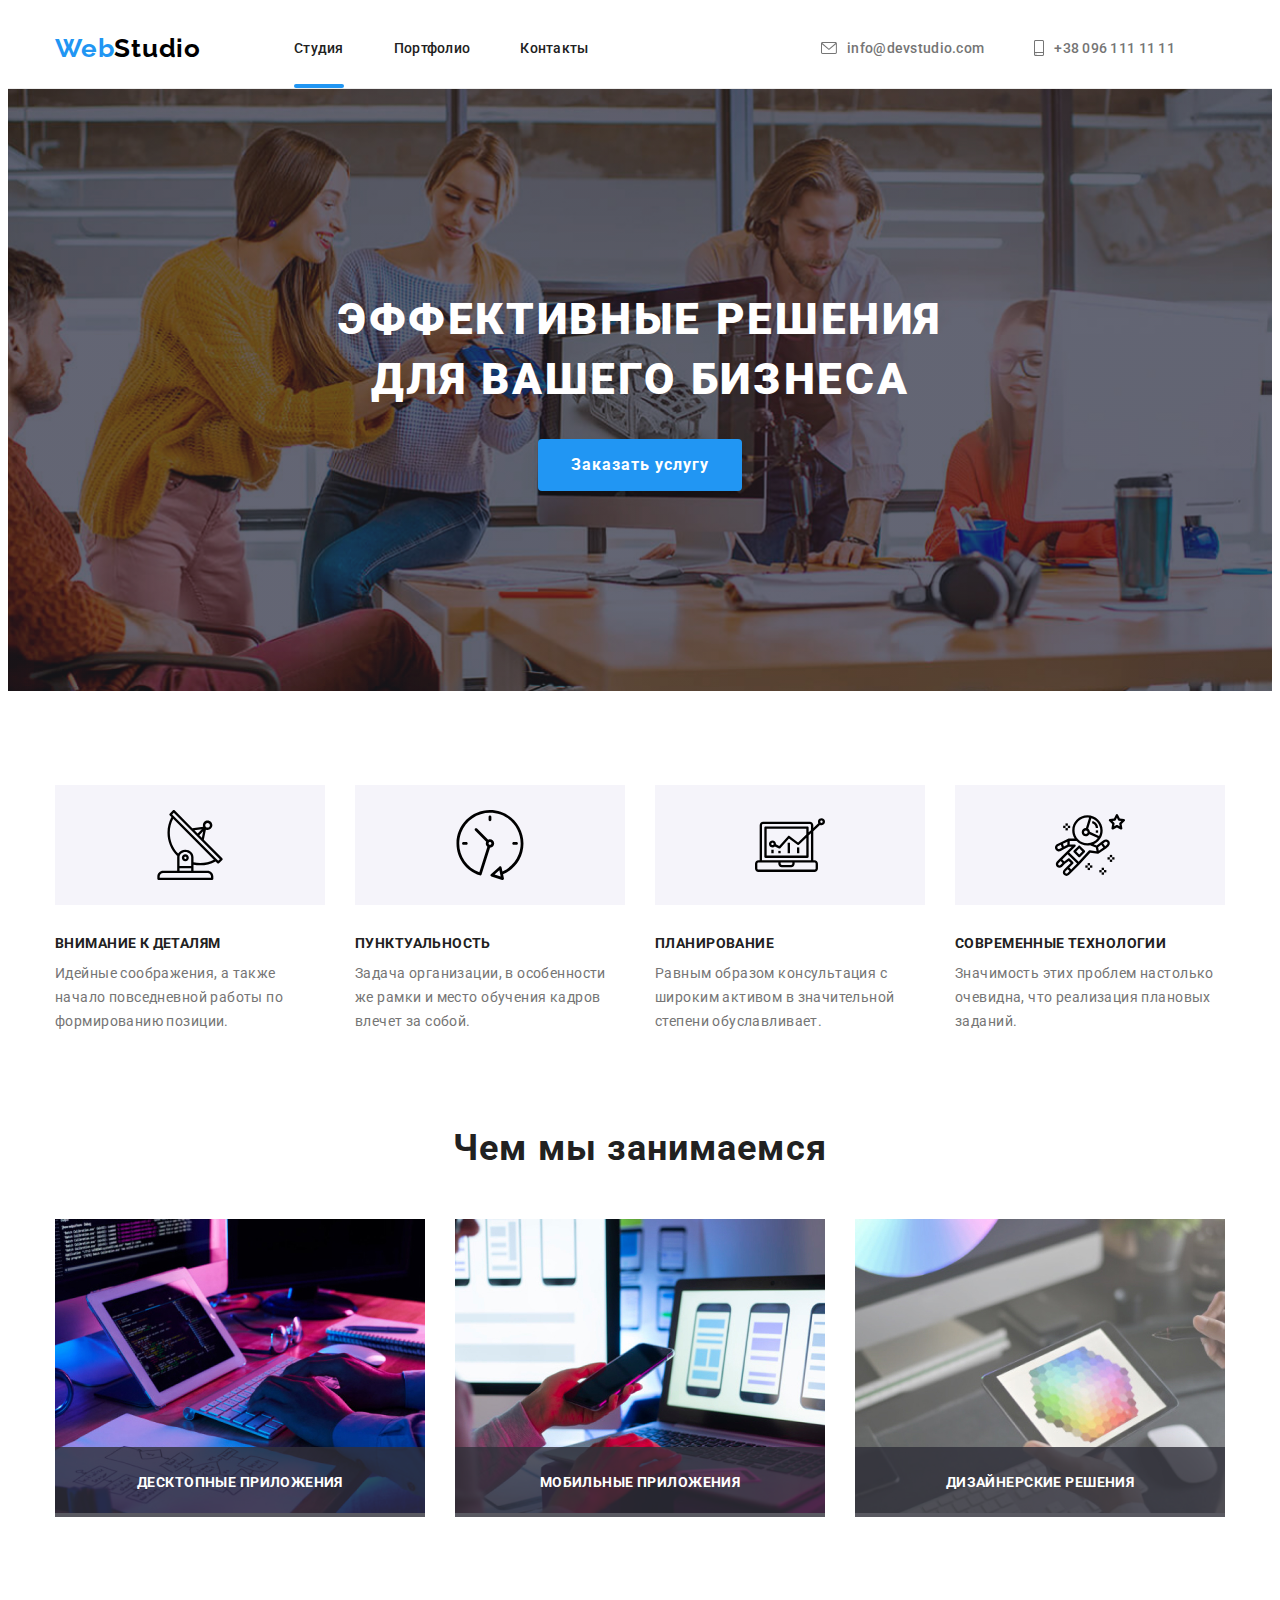
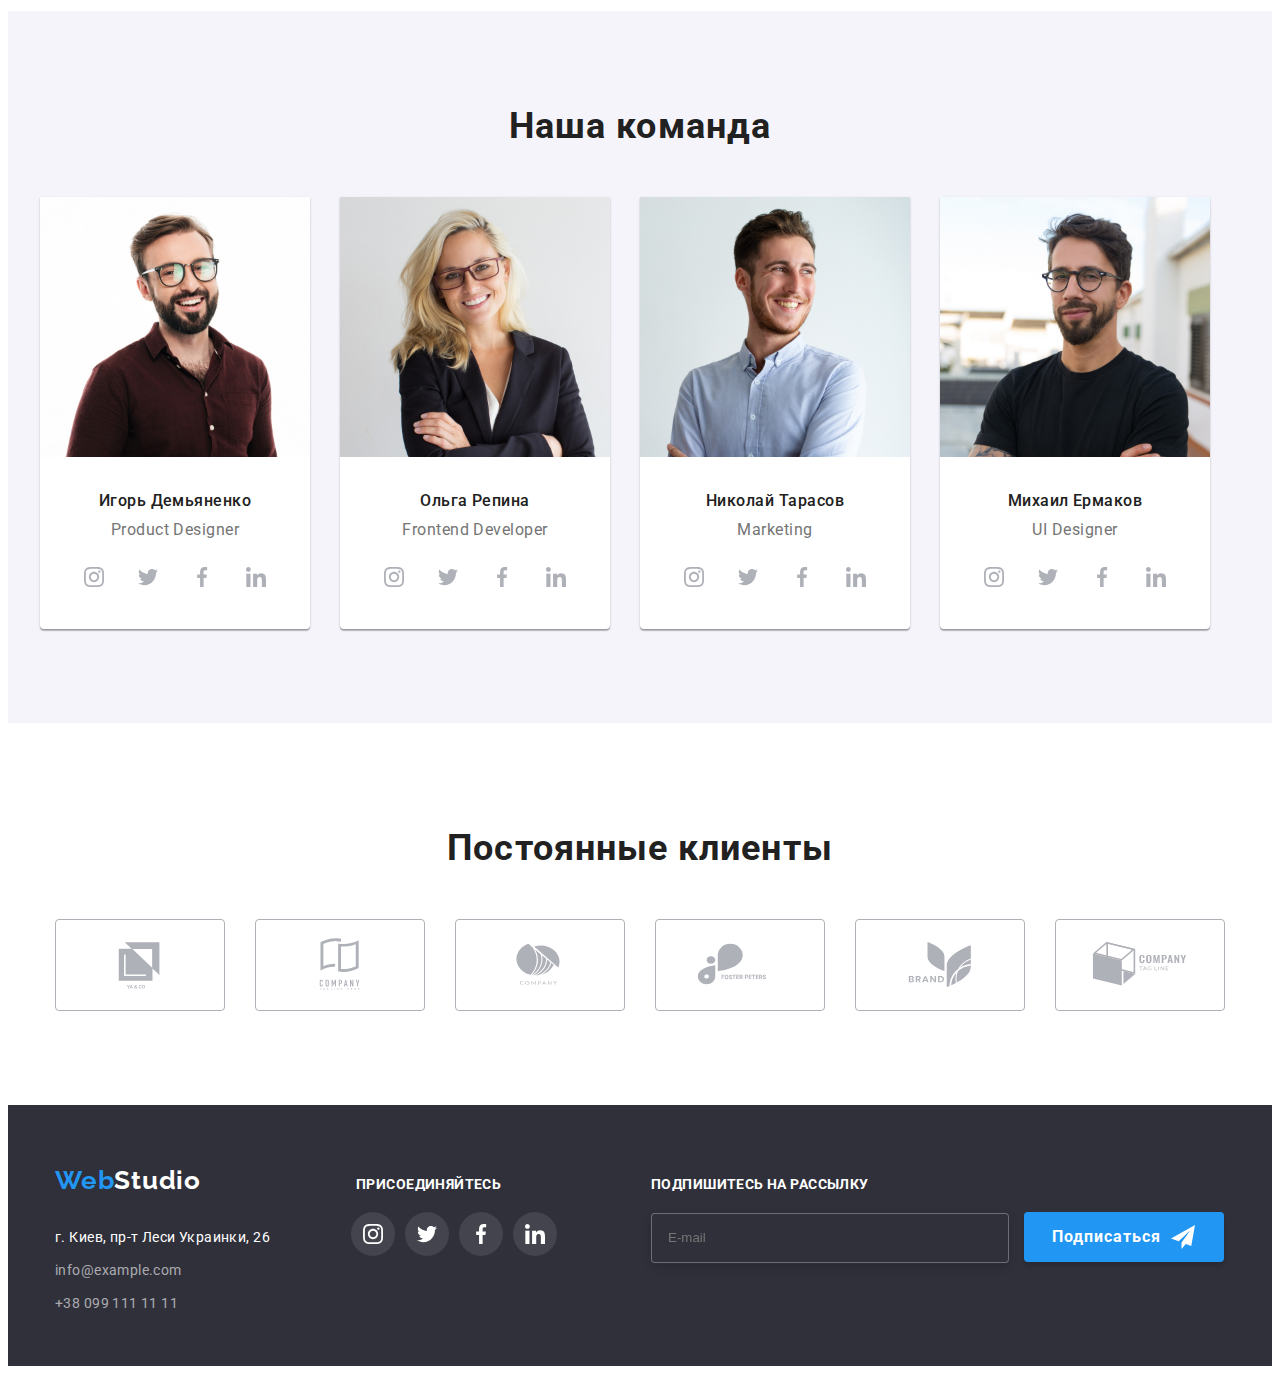
<file: index.html>
<!DOCTYPE html>
<html lang="en">

    <head>
        <meta charset="UTF-8"/>
        <meta http-equiv="X-UA-Compatible" content="IE=edge"/>
        <meta name="viewport" content="width=device-width, initial-scale=1.0"/>
        <title>Document</title>
        
        <link rel="preconnect" href="https://fonts.googleapis.com"/>
        <link rel="preconnect" href="https://fonts.gstatic.com" crossorigin/>
        <link href="https://fonts.googleapis.com/css2?family=Raleway:wght@700&family=Roboto:wght@400;500;700;900&display=swap"
        rel="stylesheet"/>
        <link rel="stylesheet" href="https://cdnjs.cloudflare.com/ajax/libs/modern-normalize/1.1.0/modern-normalize.min.css" integrity="sha512-wpPYUAdjBVSE4KJnH1VR1HeZfpl1ub8YT/NKx4PuQ5NmX2tKuGu6U/JRp5y+Y8XG2tV+wKQpNHVUX03MfMFn9Q==" crossorigin="anonymous" referrerpolicy="no-referrer" />
        
        
        <link rel="stylesheet" href="./css/main.min.css" />
       
       
    </head>

    <body class="body"> 
        <!--Верхняя линия-->
        <header class="header"> 
            <div class="container header__container">
                <a class="header__logo" href="Studio"><span class="accent">Web</span>Studio</a>  

                <!--Навигация-->
                <nav class="navigation">
                    <ul class="navigation__list list">
                        <li class="navigation__item">
                            <a class="navigation__link-st current" href="./index.html">Студия</a>
                        </li>
                        <li class="navigation__item">
                            <a class="link navigation__link" href="./portfolio.html" Портфолио>Портфолио</a>
                        </li>
                        <li class="navigation__item">
                            <a class="link navigation__link" href="./index.html">Контакты</a>
                        </li>
                    </ul>
                </nav>
                    
                <div class="header-gruop">
                    <ul class="header-gruop__list list">
                        <li class="header-gruop__item">
                            <a class="header-gruop__mail" href="mailto:info@devstudio.com">
                                <svg class="header-gruop__mail-icon" width="16" height="12">
                                    <use href="./img/sprite.svg.svg#icon-envelope"></use>
                                </svg>
                                info@devstudio.com</a>
                        </li>
                        <li class="header-gruop__item">
                            <a class="header-gruop__tel" href="tel:+380961111111">
                                <svg class="header-gruop__tel-icon" width="10" height="16">
                                    <use href="./img/sprite.svg.svg#icon-smartphone"></use>
                                </svg>
                                +38 096 111 11 11</a>
                        </li>
                    </ul>
                </div>
                
                    
                
                 
                
            </div>

        </header>

        
        
       
        <main>
            <!--Шапка-->
            <section class="cap">
                    
                <div class="container">
                    <h1 class="cap__title">Эффективные решения <br> для вашего бизнеса</h1>
                    <button class="cap__btn" type="button" data-modal-open>Заказать услугу</button>
                    <div class="backdrop is-hidden" data-modal>
                        <div class="modal-wrapper">
                            <button class="modal-btn" data-modal-close>
                                <svg class="close-icon" width="18" height="18">
                                    <use href="./img/sprite.svg 3.svg#icon-close-black-18dp-2-1"></use>
                                </svg>
                            </button>

                            <form class="modal-form">
                                <b class="modal-b">Оставьте свои данные, мы вам перезвоним</b>
                                <ul class="inputs">
                                    <li class="form-groop">
                                        <label class="f-groop" for="name">Имя</label>
                                        
                                        <input type="text" name="name" id="name">
                                        <svg class="icon-groop" width="18" height="18">
                                            <use href="./img/sprite.svg (2).svg#icon-person-black-18dp-1"></use>
                                        </svg>
                                       
                                    </li>
                                    <li class="form-groop">
                                        <label class="f-groop" for="tel">Телефон</label>
                                        
                                        <input type="tel" name="tel" id="tel">
                                        <svg class="icon-groop" width="18" height="18">
                                            <use href="./img/sprite.svg (2).svg#icon-phone-black-18dp-1"></use>
                                        </svg>
                                
                                    </li>
                                
                                    <li class="form-groop">
                                        <label class="f-groop" for="mail">Почта</label>
                                        
                                        <input type="email" name="mail" id="mail">
                                        <svg class="icon-groop" width="18" height="18">
                                            <use href="./img/sprite.svg (2).svg#icon-email-black-18dp-1"></use>
                                        </svg>
                                
                                        
                                    </li>
                                
                                    <li class="form-groop">
                                        <label class="f-groop" for="comment">Комментарий</label>
                                        <textarea name="comment" id="comment" cols="20" rows="30" placeholder="Введите текст"></textarea>
                                    </li>
                                
                                
                                </ul>
                                
                                <label class="form-policy-group">
                                    <input class="checkbox visually-hidden" type="checkbox" name="checkbox">
                                    <span class="custom-checkbox">
                                        <svg class="custom-checkbox-icon" width="11" height="8">
                                            <use href="./img/sprite.svg5.svg#icon-Vector"></use>
                                        </svg>
                                    </span>
                                    <span class="form-policy-desc">Соглашаюсь с рассылкой и принимаю <a class="form-policy-link" href="">Условия договора</a></span>
                                    
                            
                                </label>
                                <button class="send-btn" type="submit">Отправить</button>
                            </form>
                        </div>
                        
                    </div>
                </div>
                
            </section>

            
          <!--Секция Особенности-->
            <section class="description">
               <div class="container">
                    <ul class="description__list">
                        <li class="description__item">
                            <a class="description__link" href="" aria-label="иконка Antenna">
                                <svg class="description__icon" width="70" height="70">
                                    <use href="./img/sprite.svg.svg#icon-antenna-1"></use>
                                </svg>
                            </a>
                            <h3 class="description__subtitle">Внимание к деталям</h3>
                            <p class="description__text">Идейные соображения, а также начало повседневной работы по формированию позиции.</p>

                        </li>
                        <li class="description__item">
                            <a class="description__link" href="" aria-label="иконка Clock">
                                <svg class="description__icon" width="70" height="70">
                                    <use href="./img/sprite.svg.svg#icon-clock-1"></use>
                                </svg>
                            </a>
                            
                            <h3 class="description__subtitle">Пунктуальность</h3>
                            <p class="description__text">Задача организации, в особенности же рамки и место обучения кадров влечет за собой.</p>
                        </li>
                        <li class="description__item">
                            <a class="description__link" href="" aria-label="икнка Diagram">
                                <svg class="description__icon" width="70" height="70">
                                    <use href="./img/sprite.svg.svg#icon-diagram-1"></use>
                                </svg>
                            </a>
                            
                            <h3 class="description__subtitle">Планирование</h3>
                            <p class="description__text">Равным образом консультация с широким активом в значительной степени обуславливает.</p>
                        </li>
                        <li class="description__item">
                            <a class="description__link" href="" aria-label="иконка Astronaut">
                                <svg class="description__icon" width="70" height="70">
                                    <use href="./img/sprite.svg.svg#icon-astronaut-1"></use>
                                </svg>
                            </a>
                            
                            <h3 class="description__subtitle">Современные технологии</h3>
                            <p class="description__text">Значимость этих проблем настолько очевидна, что реализация плановых заданий.</p>
                        </li>
                    </ul>
               </div>
            </section>

           

            <!--Чем мы занимаемся-->
            <section class="image">
                <div class="container">
                    <h2 class="image__title">Чем мы занимаемся</h2>
                    <ul class="image__list">

                        <li class="image__item">
                            <img class="image__img" src="./img/box-1.jpg" alt="ноутбук" width="370" height="294">
                            <p class="image__text">Десктопные приложения</p>
                            
                        
                        </li>
                        <li class="image__item">
                            <img class="image__img" src="./img/box-2.jpg" alt="телефон" width="370" height="294">
                            <p class="image__text">Мобильные приложения</p>
                        </li>
                        <li class="image__item">
                            <img class="image__img" src="./img/box-3.jpg" alt="планшет" width="370" height="294">
                            <p class="image__text">Дизайнерские решения</p>
                        </li>

                    
                    </ul>
                </div>

            </section>

           
            <!--Наша команда-->
            <section class="team">
                <div class="container">
                    <h2 class="team__title">Наша команда</h2>
                    <ul class="team__list">
                        <li class="team__item">
                            <img class="team__image" src="./img/pfoto1.jpg" alt="фото" width="270" height="260">
                           <div class="team__card">
                               <h3 class="team__naim">Игорь Демьяненко</h3>
                               <p class="team__text">Product Designer</p>
                               <ul class="team__social-list">
                                   <li class="team__social-item">
                                    <a class="team__social-link" href="" aria-label="иконка Instagram"> 
                                        <svg class="team__social-icon" width="20" height="20">
                                            <use href="./img/sprite.svg.svg#icon-instagram-2"></use>
                                        </svg>
                                    </a>

                                   </li>
                                   <li class="team__social-item">
                                        <a class="team__social-link" href="" aria-label="иконка Twitter">
                                            <svg class="team__social-icon" width="20" height="20">
                                                <use href="./img/sprite.svg.svg#icon-twitter-1"></use>
                                            </svg>
                                        </a>

                                   </li>
                                   <li class="team__social-item">
                                        <a class="team__social-link" href="" aria-label="иконка Facebook">
                                            <svg class="team__social-icon" width="20" height="20">
                                                <use href="./img/sprite.svg.svg#icon-facebook-1"></use>
                                            </svg>
                                        </a>

                                   </li>
                                   <li class="team__social-item">
                                        <a class="team__social-link" href="" aria-label="иконка Linkedin">
                                            <svg class="team__social-icon" width="20" height="20">
                                                <use href="./img/sprite.svg.svg#icon-linkedin-1"></use>
                                            </svg>
                                        </a>

                                   </li>
                               </ul>
                            </div>
                        </li>
                        <li class="team__item">
                            <img class="team__image" src="./img/pfoto2.jpg" alt="фото" width="270" height="260">
                           <div class="team__card">
                               <h3 class="team__naim">Ольга Репина</h3>
                               <p class="team__text">Frontend Developer</p>
                               <ul class="team__social-list">
                                   <li class="team__social-item">
                                        <a class="team__social-link" href="" aria-label="иконка Instagram">
                                            <svg class="team__social-icon" width="20" height="20">
                                                <use href="./img/sprite.svg.svg#icon-instagram-2"></use>
                                            </svg>
                                        </a>

                                   </li>
                                   <li class="team__social-item">
                                        <a class="team__social-link" href="" aria-label="иконка Twitter">
                                            <svg class="team__social-icon" width="20" height="20">
                                                <use href="./img/sprite.svg.svg#icon-twitter-1"></use>
                                            </svg>
                                        </a>

                                   </li>
                                   <li class="team__social-item">
                                        <a class="team__social-link" href="" aria-label="иконка Facebook">
                                            <svg class="team__social-icon" width="20" height="20">
                                                <use href="./img/sprite.svg.svg#icon-facebook-1"></use>
                                            </svg>
                                        </a>

                                   </li>
                                   <li class="team__social-item">
                                        <a class="team__social-link" href="" aria-label="иконка Linkedin">
                                            <svg class="team__social-icon" width="20" height="20">
                                                <use href="./img/sprite.svg.svg#icon-linkedin-1"></use>
                                            </svg>
                                        </a>

                                   </li>
                               </ul>
                            </div>

                        </li>
                        <li class="team__item">
                            <img class="team__image" src="./img/pfoto3.jpg" alt="фото" width="270" height="260">
                            <div class="team__card">
                                <h3 class="team__naim">Николай Тарасов</h3>
                                <p class="team__text">Marketing</p>
                                <ul class="team__social-list">
                                    <li class="team__social-item">
                                        <a class="team__social-link" href="" aria-label="иконка Instagram">
                                            <svg class="team__social-icon" width="20" height="20">
                                                <use href="./img/sprite.svg.svg#icon-instagram-2"></use>
                                            </svg>
                                        </a>

                                    </li>
                                    <li class="team__social-item">
                                        <a class="team__social-link" href="" aria-label="иконка Twitter">
                                            <svg class="team__social-icon" width="20" height="20">
                                                <use href="./img/sprite.svg.svg#icon-twitter-1"></use>
                                            </svg>
                                        </a>

                                    </li>
                                    <li class="team__social-item">
                                        <a class="team__social-link" href="" aria-label="иконка Facebook">
                                            <svg class="team__social-icon" width="20" height="20">
                                                <use href="./img/sprite.svg.svg#icon-facebook-1"></use>
                                            </svg>
                                        </a>

                                    </li>
                                    <li class="team__social-item">
                                        <a class="team__social-link" href="" aria-label="иконка Linkedin">
                                            <svg class="team__social-icon" width="20" height="20">
                                                <use href="./img/sprite.svg.svg#icon-linkedin-1"></use>
                                            </svg>
                                        </a>

                                    </li>
                                </ul>
                            </div>

                        </li>
                        <li class="team__item">
                            <img class="team__image" src="./img/pfoto4.jpg" alt="фото" width="270" height="260">
                            <div class="team__card">
                                <h3 class="team__naim">Михаил Ермаков</h3>
                                <p class="team__text">UI Designer</p>
                                <ul class="team__social-list">
                                    <li class="team__social-item">
                                        <a class="team__social-link" href="" aria-label="иконка Instagram">
                                            <svg class="team__social-icon" width="20" height="20">
                                                <use href="./img/sprite.svg.svg#icon-instagram-2"></use>
                                            </svg>
                                        </a>

                                    </li>
                                    <li class="team__social-item">
                                        <a class="team__social-link" href="" aria-label="иконка Twitter">
                                            <svg class="team__social-icon" width="20" height="20">
                                                <use href="./img/sprite.svg.svg#icon-twitter-1"></use>
                                            </svg>
                                        </a>

                                    </li>
                                    <li class="team__social-item">
                                        <a class="team__social-link" href="" aria-label="иконка Facebook">
                                            <svg class="team__social-icon" width="20" height="20">
                                                <use href="./img/sprite.svg.svg#icon-facebook-1"></use>
                                            </svg>
                                        </a>

                                    </li>
                                    <li class="team__social-item">
                                        <a class="team__social-link" href="" aria-label="иконка Linkedin">
                                            <svg class="team__social-icon" width="20" height="20">
                                                <use href="./img/sprite.svg.svg#icon-linkedin-1"></use>
                                            </svg>
                                        </a>

                                    </li>
                                </ul>
                            </div>
                        </Li>
                    </ul>
                </div>

            </section>

            <!--Постоянные клиенты-->
            <section class="clients">
                <div class="container">
                    <h2 class="clients__title">Постоянные клиенты</h2>
                    <ul class="clients__list">
                        <li class="clients__item">
                            <a class="clients__link" href="" aria-label="иконка logo-1">
                                <svg class="clients__icon" width="106" height="60"> 
                                    <use href="./img/sprite.svg.svg#icon-logo-1"></use>

                                </svg>

                            </a>

                        </li>
                        <li class="clients__item">
                            <a class="clients__link" href="" aria-label="иконка Logo-2">
                                <svg class="clients__icon" width="106" height="60">
                                    <use href="./img/sprite.svg.svg#icon-logo-2"></use>
                            
                                </svg>
                            
                            </a>

                        </li>
                        <li class="clients__item">
                            <a class="clients__link" href="" aria-label="иконка logo-3">
                                <svg class="clients__icon" width="106" height="60">
                                    <use href="./img/sprite.svg.svg#icon-logo-3"></use>
                            
                                </svg>
                            
                            </a>

                        </li>
                        <li class="clients__item">
                            <a class="clients__link" href="" aria-label="иконка Logo-4">
                                <svg class="clients__icon" width="106" height="60">
                                    <use href="./img/sprite.svg.svg#icon-logo-4"></use>
                            
                                </svg>
                            
                            </a>

                        </li>
                        <li class="clients__item">
                            <a class="clients__link" href="" aria-label="иконка Logo-5">
                                <svg class="clients__icon" width="106" height="60">
                                    <use href="./img/sprite.svg.svg#icon-logo-5"></use>
                            
                                </svg>
                            
                            </a>

                        </li>
                        <li class="clients__item">
                            <a class="clients__link" href="" aria-label="иконка Logo-6">
                                <svg class="clients__icon" width="106" height="60">
                                    <use href="./img/sprite.svg.svg#icon-logo-6"></use>
                            
                                </svg>
                            
                            </a>

                        </li>
                    </ul>

                </div>

            </section>

           
        </main>
        
        <!--Подвал-->
        <footer class="footer">
        
            <div class="container footer__container">
        
                <div class="address">
                    <a class="address__logo" href="Studio"><span class="accent">Web</span>Studio</a>
                    <ul class="address__list">
                        <li class="address__item">
                            <a class="addr__link" href="г.Киев,пр-т_Леси_Украинки,26">г. Киев, пр-т Леси Украинки, 26</a>
                        </li>
                         <li class="address__item">
                                <a class="address__link" href="mailto:info@example.com">info@example.com</a>
                        </li>
                        <li class="address__item">
                                <a class="address__link" href="tel:+380991111111">+38 099 111 11 11</a>
                        </li>
                    </ul>
                </div>
        
                <div class="social">
                    <h2 class="social__title"> присоединяйтесь</h2>
                    <ul class="social__list">
                        <li class="social__item">
                            <a class="social__link" href="" aria-label="иконка Instagram">
                                <svg class="social__icon" width="20" height="20">
                                    <use href="./img/sprite.svg.svg#icon-instagram-2"></use>
                                </svg>
                            </a>
        
                        </li>
                        <li class="social__item">
                            <a class="social__link" href="" aria-label="иконка Twitter">
                                <svg class="social__icon" width="20" height="20">
                                    <use href="./img/sprite.svg.svg#icon-twitter-1"></use>
                                </svg>
                            </a>
        
                        </li>
                        <li class="social__item">
                            <a class="social__link" href="" aria-label="иконка Facebook">
                                <svg class="social__icon" width="20" height="20">
                                    <use href="./img/sprite.svg.svg#icon-facebook-1"></use>
                                </svg>
                            </a>
        
                        </li>
                        <li class="social__item">
                            <a class="social__link" href="" aria-label="иконка Linkedin">
                                <svg class="social__icon" width="20" height="20">
                                    <use href="./img/sprite.svg.svg#icon-linkedin-1"></use>
                                </svg>
                            </a>
        
                        </li>
                    </ul>
        
                </div>
        
                <div class="form-input">
        
                    <p class="form-input__title">Подпишитесь на рассылку</p>
        
                    <form class="e-mail input" name="e-mail input">
                        <label for="email"></label>
                        <input class="form-input__mail" type="email" id="email" name="email" placeholder="E-mail">
        
                        <button class="form-input__but" type="submit">Подписаться
                            <svg class="form-input__icon" width="24" height="24">
                                <use href="./img/sprite.svg (2).svg#icon-icon-send"></use>
                            </svg>
        
                        </button>
                    </form>
        
                </div>
        
        
            </div>
        
        </footer>

        
       <script src="./js/modal.js"></script>

    </body>

</html>
</file>
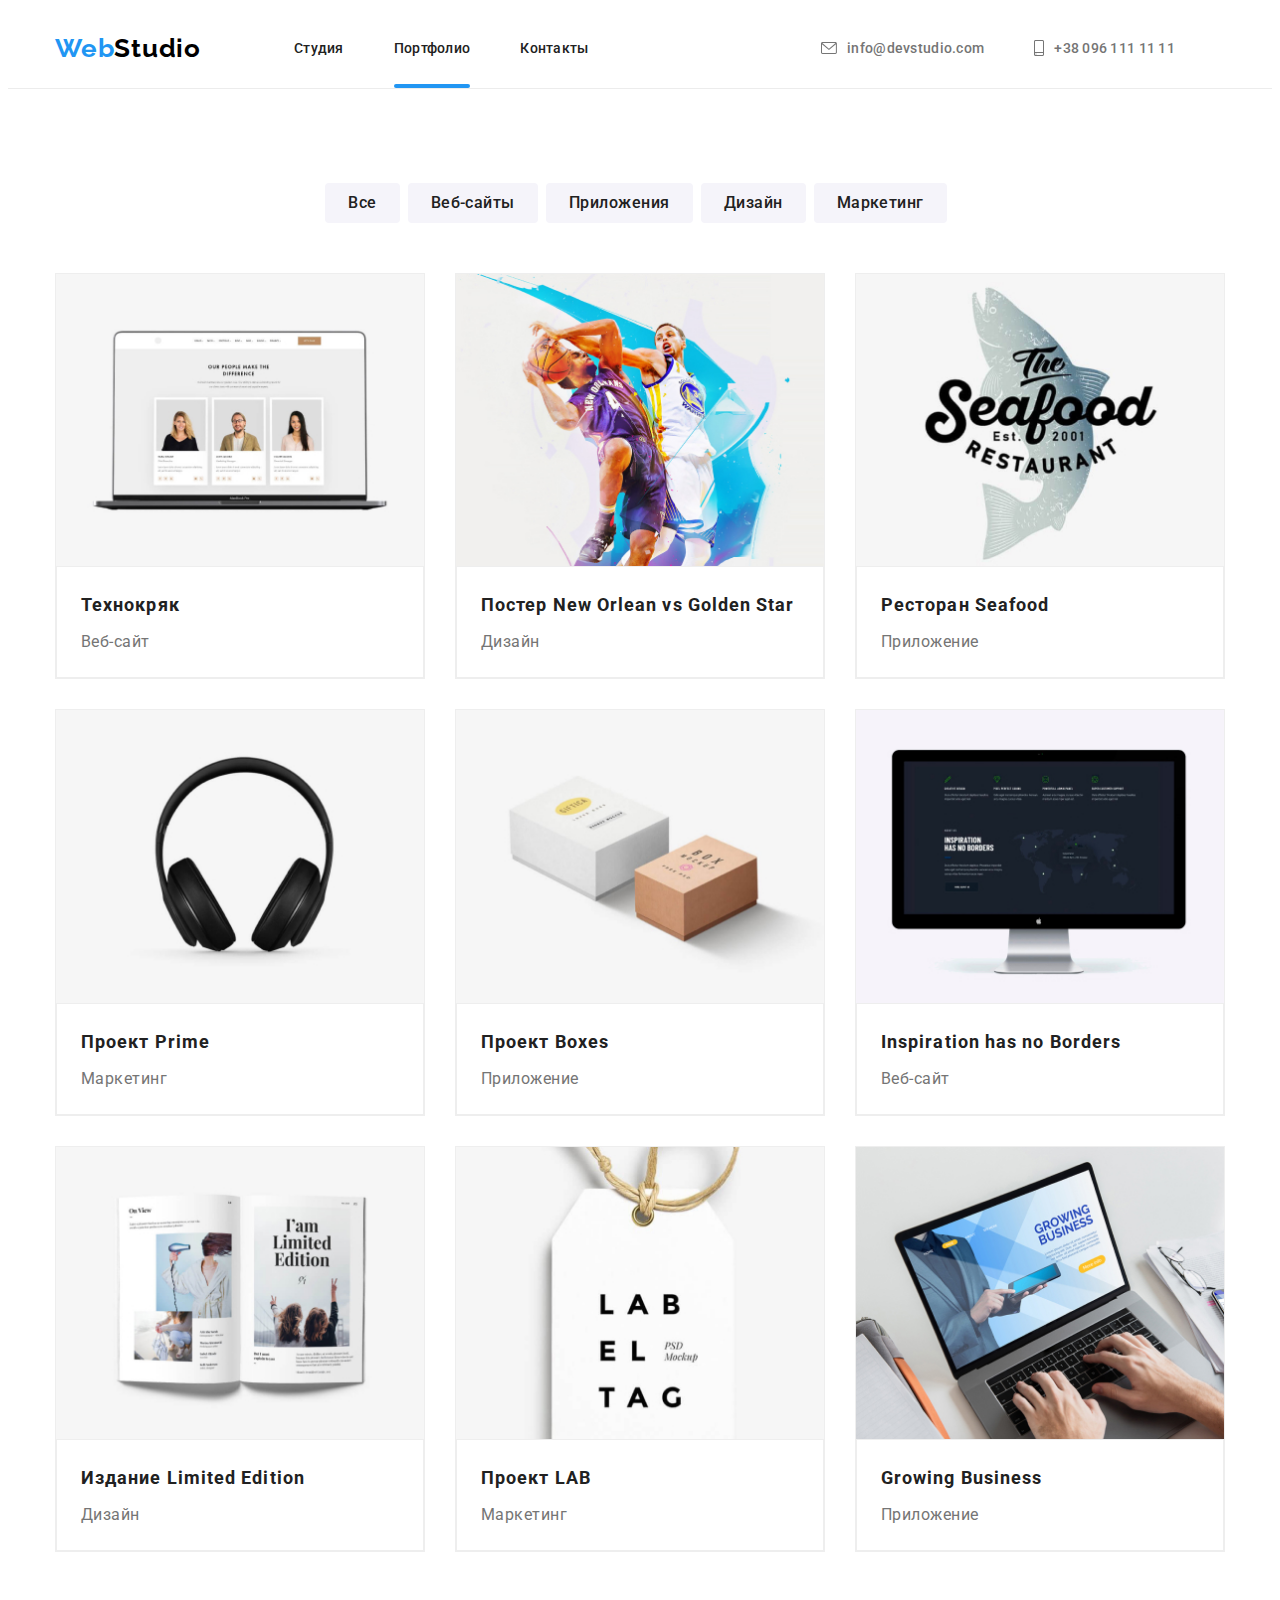
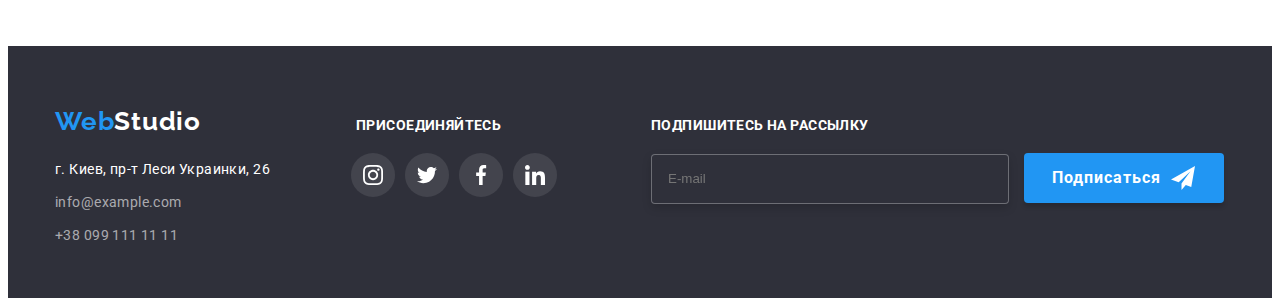
<file: portfolio.html>
<!DOCTYPE html>
<html lang="en">
    <head>
        <meta charset="UTF-8">
        <meta http-equiv="X-UA-Compatible" content="IE=edge">
        <meta name="viewport" content="width=device-width, initial-scale=1.0">
        <title>Document</title>
        
        <link rel="preconnect" href="https://fonts.googleapis.com" />
        <link rel="preconnect" href="https://fonts.gstatic.com" crossorigin />
        <link href="https://fonts.googleapis.com/css2?family=Raleway:wght@700&family=Roboto:wght@400;500;700;900&display=swap"
        rel="stylesheet" />
        <link rel="stylesheet" href="https://cdnjs.cloudflare.com/ajax/libs/modern-normalize/1.1.0/modern-normalize.min.css" integrity="sha512-wpPYUAdjBVSE4KJnH1VR1HeZfpl1ub8YT/NKx4PuQ5NmX2tKuGu6U/JRp5y+Y8XG2tV+wKQpNHVUX03MfMFn9Q==" crossorigin="anonymous" referrerpolicy="no-referrer" />
        
        <link rel="stylesheet" href="./css/main.min.css">
    </head>

    <body class="body">
        <!--Верхняя линия-->
        <header class="header">
            <div class="container  header__container">
                <a class="header__logo" href="Studio"><span class="accent">Web</span>Studio</a>
        
                <!--Навигация-->
                <nav class="navigation">
                    <ul class="navigation__list list">
                        <li class="navigation__item">
                            <a class="navigation__link-st " href="./index.html">Студия</a>
                        </li>
                        <li class="navigation__item">
                            <a class="link navigation__link current" href="./portfolio.html" Портфолио>Портфолио</a>
                        </li>
                        <li class="navigation__item">
                            <a class="link navigation__link" href="./index.html">Контакты</a>
                        </li>
                    </ul>
                </nav>
        
                <div class="header-gruop">
                    <ul class="header-gruop__list list">
                        <li class="header-gruop__item">
                            <a class="header-gruop__mail" href="mailto:info@devstudio.com">
                                <svg class="header-gruop__mail-icon" width="16" height="12">
                                    <use href="./img/sprite.svg.svg#icon-envelope"></use>
                                </svg>
                                info@devstudio.com</a>
                        </li>
                        <li class="header-gruop__item">
                            <a class="header-gruop__tel" href="tel:+380961111111">
                                <svg class="header-gruop__tel-icon" width="10" height="16">
                                    <use href="./img/sprite.svg.svg#icon-smartphone"></use>
                                </svg>
                                +38 096 111 11 11</a>
                        </li>
                    </ul>
                </div>
        
        
        
        
        
            </div>
        
        </header>

        <main>
           <!--Портфолио-->
            <section class="portfolio">
             <div class="container">
                    <ul class="portfolio__list">
                        <li class="portfolio__item">
                            <button class="butt-one" type="button">Все</button>
                        </li>
                        <li class="portfolio__item">
                            <button class="butt-two" type="button">Веб-сайты</button>

                        </li>
                        <li class="portfolio__item">
                            <button class="butt-three" type="button">Приложения</button>

                        </li>
                        <li class="portfolio__item">
                            <button class="butt-four" type="button">Дизайн</button>

                        </li>
                        <li class="portfolio__item">
                            <button class="butt-five" type="button">Маркетинг</button>

                        </li>
                    </ul> 
                
                
                   <div class="project">
                        <ul class="project__list">
                            <li class="project__item">
                                <div class="project__image">
                                    <img class="project__img" src="./img/img.jpg" alt="фото" width="370" height="294">
                                    <p class="project__text">
                                        Ресурс предлагает комплексные предложения с разным уровнем функционала и сервисов. Все это позволит посетителю получить
                                        исчерпывающие сведения о компании или частном лице.
                                    </p>
                                   
                                </div>
                                
                                <div class="project__title">
                                    <h3 class="project__subtitle">Технокряк</h3>
                                    <p class="project__desc">Веб-сайт</p>
                                </div>

                            </li>
                            <li class="project__item">
                                <div class="project__image">
                                  <img class="project__img" src="./img/img (2).jpg" alt="фото" width="370" height="294">
                                    <p class="project__text">
                                        Ресурс предлагает комплексные предложения с разным уровнем функционала и сервисов. Все это позволит посетителю
                                        получить
                                        исчерпывающие сведения о компании или частном лице.
                                    </p>
                                </div>
                                
                                <div class="project__title">
                                    <h3 class="project__subtitle">Постер New Orlean vs Golden Star</h3>
                                    <p class="project__desc">Дизайн</p> 
                                </div>                    
                                
                            </li>
                            <li class="project__item">
                                <div class="project__image">
                                    <img class="project__img" src="./img/img (3).jpg" alt="фото" width="370" height="294"> 
                                    <p class="project__text">
                                        Ресурс предлагает комплексные предложения с разным уровнем функционала и сервисов. Все это позволит посетителю
                                        получить
                                        исчерпывающие сведения о компании или частном лице.
                                    </p>
                                </div>
                                
                                <div class="project__title">
                                    <h3 class="project__subtitle">Ресторан Seafood</h3>
                                    <p class="project__desc">Приложение</p>
                                </div>

                            </li>
                            <li class="project__item">
                                <div class="project__image">
                                    <img class="project__img" src="./img/img (4).jpg" alt="фото" width="370" height="294">
                                    <p class="project__text">
                                        Ресурс предлагает комплексные предложения с разным уровнем функционала и сервисов. Все это позволит посетителю
                                        получить
                                        исчерпывающие сведения о компании или частном лице.
                                    </p>
                                </div>
                                
                                <div class="project__title"> 
                                    <h3 class="project__subtitle">Проект Prime</h3>
                                    <p class="project__desc">Маркетинг</p>
                                </div>

                            </li>
                            <li class="project__item">
                                <div class="project__image">
                                    <img class="project__img" src="./img/img (5).jpg" alt="фото" width="370" height="294">
                                    <p class="project__text">
                                        Ресурс предлагает комплексные предложения с разным уровнем функционала и сервисов. Все это позволит посетителю
                                        получить
                                        исчерпывающие сведения о компании или частном лице.
                                    </p>

                                </div>
                                
                                <div class="project__title">
                                    <h3 class="project__subtitle">Проект Boxes</h3>
                                    <p class="project__desc">Приложение</p>
                                </div>

                            </li>
                            <li class="project__item">
                                <div class="project__image">
                                    <img class="project__img" src="./img/img (6).jpg" alt="фото" width="370" height="294">
                                    <p class="project__text">
                                        Ресурс предлагает комплексные предложения с разным уровнем функционала и сервисов. Все это позволит посетителю
                                        получить
                                        исчерпывающие сведения о компании или частном лице.
                                    </p>

                                </div>
                                
                                <div class="project__title"> 
                                    <h3 class="project__subtitle">Inspiration has no Borders</h3>
                                    <p class="project__desc">Веб-сайт</p>
                                </div>

                            </li>
                            <li class="project__item">
                                <div class="project__image">
                                    <img class="project__img" src="./img/img (7).jpg" alt="фото" width="370" height="294">
                                    <p class="project__text">
                                        Ресурс предлагает комплексные предложения с разным уровнем функционала и сервисов. Все это позволит посетителю
                                        получить
                                        исчерпывающие сведения о компании или частном лице.
                                    </p>

                                </div>
                                
                                <div class="project__title">
                                    <h3 class="project__subtitle">Издание Limited Edition</h3>
                                    <p class="project__desc">Дизайн</p>
                                    
                                </div>

                            </li>
                            <li class="project__item">
                                <div class="project__image">
                                    <img class="project__img" src="./img/img (8).jpg" alt="фото" width="370" height="294">
                                    <p class="project__text">
                                        Ресурс предлагает комплексные предложения с разным уровнем функционала и сервисов. Все это позволит посетителю
                                        получить
                                        исчерпывающие сведения о компании или частном лице.
                                    </p>

                                </div>
                                
                                <div class="project__title">
                                    <h3 class="project__subtitle">Проект LAB</h3>
                                    <p class="project__desc">Маркетинг</p>
                                </div>

                            </li>
                            <li class="project__item">
                                <div class="project__image">
                                    <img class="project__img" src="./img/img (9).jpg" alt="фото" width="370" height="294">
                                    <p class="project__text">
                                        Ресурс предлагает комплексные предложения с разным уровнем функционала и сервисов. Все это позволит посетителю
                                        получить
                                        исчерпывающие сведения о компании или частном лице.
                                    </p>

                                </div>
                                
                                <div class="project__title">
                                    <h3 class="project__subtitle">Growing Business</h3>
                                    <p class="project__desc">Приложение</p>
                                </div>

                            </li>
                        </ul>
                    </div>
                </div>
            </section>
        </main>

        <!--Подвал-->
        <footer class="footer">
        
            <div class="container footer__container">
        
                <div class="address">
                    <a class="address__logo" href="Studio"><span class="accent">Web</span>Studio</a>
                    <ul class="address__list">
                        <li- class="address__item">
                            <a class="addr__link" href="г.Киев,пр-т_Леси_Украинки,26">г. Киев, пр-т Леси Украинки, 26</a>
                            </li>
                            <li class="address__item">
                                <a class="address__link" href="mailto:info@example.com">info@example.com</a>
                            </li>
                            <li class="address__item">
                                <a class="address__link" href="tel:+380991111111">+38 099 111 11 11</a>
                            </li>
                    </ul>
                </div>
        
                <div class="social">
                    <h2 class="social__title"> присоединяйтесь</h2>
                    <ul class="social__list">
                        <li class="social__item">
                            <a class="social__link" href="" aria-label="иконка Instagram">
                                <svg class="social__icon" width="20" height="20">
                                    <use href="./img/sprite.svg.svg#icon-instagram-2"></use>
                                </svg>
                            </a>
        
                        </li>
                        <li class="social__item">
                            <a class="social__link" href="" aria-label="иконка Twitter">
                                <svg class="social__icon" width="20" height="20">
                                    <use href="./img/sprite.svg.svg#icon-twitter-1"></use>
                                </svg>
                            </a>
        
                        </li>
                        <li class="social__item">
                            <a class="social__link" href="" aria-label="иконка Facebook">
                                <svg class="social__icon" width="20" height="20">
                                    <use href="./img/sprite.svg.svg#icon-facebook-1"></use>
                                </svg>
                            </a>
        
                        </li>
                        <li class="social__item">
                            <a class="social__link" href="" aria-label="иконка Linkedin">
                                <svg class="social__icon" width="20" height="20">
                                    <use href="./img/sprite.svg.svg#icon-linkedin-1"></use>
                                </svg>
                            </a>
        
                        </li>
                    </ul>
        
                </div>

                <div class="form-input">
        
                    <p class="form-input__title">Подпишитесь на рассылку</p>
        
                    <form class="e-mail input" name="e-mail input">
                        <label for="email"></label>
                        <input class="form-input__mail" type="email" id="email" name="email" placeholder="E-mail">
        
                        <button class="form-input__but" type="submit">Подписаться
                            <svg class="form-input__icon" width="24" height="24">
                                <use href="./img/sprite.svg (2).svg#icon-icon-send"></use>
                            </svg>
        
                        </button>
                    </form>
        
                </div>
        
        
            </div>
        
        </footer>





    </body>
</html>
</file>
<file: css/main.min.css>
.visually-hidden{position:absolute;width:1px;height:1px;margin:-1px;border:0;padding:0;white-space:nowrap;-webkit-clip-path:inset(100%);clip-path:inset(100%);clip:rect(0 0 0 0);overflow:hidden}.body{font-family:"Roboto";font-style:normal}.container{width:1200px;padding-left:15px;padding-right:15px;margin:auto}div{display:block}ul{list-style:none;margin:0;padding:0}.list{padding:0;margin:0;list-style:none}.link{font-family:"Roboto";font-style:normal;font-weight:500;font-size:14px;line-height:16px;letter-spacing:.02em;text-decoration:none;color:#212121}h1,h2,h3,p{margin:0;padding:0}li{margin:0;padding:0}*,*::before,*::after{-webkit-box-sizing:border-box;box-sizing:border-box}.backdrop{position:fixed;top:0;left:0;width:100%;height:100%;background-color:rgba(0,0,0,.2);z-index:100;opacity:1;-webkit-transition:opacity 250ms cubic-bezier(0.4, 0, 0.2, 1),visibility 250ms cubic-bezier(0.4, 0, 0.2, 1);transition:opacity 250ms cubic-bezier(0.4, 0, 0.2, 1),visibility 250ms cubic-bezier(0.4, 0, 0.2, 1)}.backdrop.is-hidden{opacity:0;pointer-events:none;visibility:hidden}.backdrop.is-hidden .modal-wrapper{-webkit-transform:translate(-50%, -50%) scale(0.5);transform:translate(-50%, -50%) scale(0.5);opacity:0}.modal-wrapper{position:absolute;top:50%;left:50%;-webkit-transform:translate(-50%, -50%) scale(1);transform:translate(-50%, -50%) scale(1);width:528px;height:581px;background-color:#fff;opacity:1;-webkit-transition:opacity 250ms cubic-bezier(0.4, 0, 0.2, 1),-webkit-transform 250ms cubic-bezier(0.4, 0, 0.2, 1);transition:opacity 250ms cubic-bezier(0.4, 0, 0.2, 1),-webkit-transform 250ms cubic-bezier(0.4, 0, 0.2, 1);transition:transform 250ms cubic-bezier(0.4, 0, 0.2, 1),opacity 250ms cubic-bezier(0.4, 0, 0.2, 1);transition:transform 250ms cubic-bezier(0.4, 0, 0.2, 1),opacity 250ms cubic-bezier(0.4, 0, 0.2, 1),-webkit-transform 250ms cubic-bezier(0.4, 0, 0.2, 1);padding:40px 40px 0px 40px}.modal-btn{position:absolute;top:8px;right:8px;width:30px;height:30px;display:-webkit-box;display:-ms-flexbox;display:flex;-webkit-box-align:center;-ms-flex-align:center;align-items:center;-webkit-box-pack:center;-ms-flex-pack:center;justify-content:center;padding:0;cursor:pointer;border:1px solid rgba(0,0,0,.1);background-color:#fff;border-radius:50%;-webkit-transition:fill 250ms cubic-bezier(0.4, 0, 0.2, 1);transition:fill 250ms cubic-bezier(0.4, 0, 0.2, 1)}.close-icon:hover{fill:#2196f3}.modal-b{font-family:"Roboto";font-style:normal;font-weight:700;font-size:20px;line-height:23px;text-align:center;letter-spacing:.03em;color:#212121}.inputs{display:block;width:448px;height:342px;margin-top:12px;margin-left:auto;margin-right:auto;margin-bottom:20px}.form-groop{position:relative;margin-bottom:10px;display:-webkit-box;display:-ms-flexbox;display:flex;-webkit-box-orient:vertical;-webkit-box-direction:normal;-ms-flex-direction:column;flex-direction:column}.icon-groop{position:absolute;left:12px;fill:#212121;bottom:11px}.f-groop{font-family:"Roboto";font-style:normal;font-weight:400;font-size:12px;line-height:14px;text-align:left;letter-spacing:.01em;color:#757575}.form-groop label{margin-bottom:4px}.form-groop input{padding:11px 40px;background-color:rgba(0,0,0,0);border:none;outline:1px solid rgba(33,33,33,.2);border-radius:4px;-webkit-transition:outline 250ms cubic-bezier(0.4, 0, 0.2, 1);transition:outline 250ms cubic-bezier(0.4, 0, 0.2, 1)}.form-groop input:focus{outline:1px solid #2196f3;-webkit-transition:outline 250ms cubic-bezier(0.4, 0, 0.2, 1);transition:outline 250ms cubic-bezier(0.4, 0, 0.2, 1)}.form-groop input:focus~.icon-groop{fill:#2196f3}.form-groop textarea{padding:12px 16px;border:none;outline:1px solid rgba(33,33,33,.2);border-radius:4px;height:120px;-webkit-transition:outline 250ms cubic-bezier(0.4, 0, 0.2, 1);transition:outline 250ms cubic-bezier(0.4, 0, 0.2, 1);resize:none}.form-groop textarea:focus{outline:1px solid #2196f3}.form-groop textarea::-webkit-input-placeholder{font-family:"Roboto";font-style:normal;font-weight:400;font-size:12px;line-height:14px;letter-spacing:.01em;color:rgba(117,117,117,.5)}.form-groop textarea::-moz-placeholder{font-family:"Roboto";font-style:normal;font-weight:400;font-size:12px;line-height:14px;letter-spacing:.01em;color:rgba(117,117,117,.5)}.form-groop textarea:-ms-input-placeholder{font-family:"Roboto";font-style:normal;font-weight:400;font-size:12px;line-height:14px;letter-spacing:.01em;color:rgba(117,117,117,.5)}.form-groop textarea::-ms-input-placeholder{font-family:"Roboto";font-style:normal;font-weight:400;font-size:12px;line-height:14px;letter-spacing:.01em;color:rgba(117,117,117,.5)}.form-groop textarea::placeholder{font-family:"Roboto";font-style:normal;font-weight:400;font-size:12px;line-height:14px;letter-spacing:.01em;color:rgba(117,117,117,.5)}.custom-checkbox{width:16px;height:15px;display:-webkit-box;display:-ms-flexbox;display:flex;-webkit-box-align:center;-ms-flex-align:center;align-items:center;-webkit-box-pack:center;-ms-flex-pack:center;justify-content:center;border-radius:4px;outline:2px solid #212121;outline-offset:-2px;-webkit-transition:background-color 250ms cubic-bezier(0.4, 0, 0.2, 1);transition:background-color 250ms cubic-bezier(0.4, 0, 0.2, 1);-webkit-transition:fill 250ms cubic-bezier(0.4, 0, 0.2, 1);transition:fill 250ms cubic-bezier(0.4, 0, 0.2, 1);margin-right:7px}.custom-checkbox-icon{opacity:0;-webkit-transition:opacity 250ms cubic-bezier(0.4, 0, 0.2, 1);transition:opacity 250ms cubic-bezier(0.4, 0, 0.2, 1)}.checkbox:checked+.custom-checkbox .custom-checkbox-icon{opacity:1}.checkbox:checked+.custom-checkbox{background-color:#2196f3;fill:#fff;outline:2px solid #2196f3}.form-policy-link{color:#2196f3}.form-policy-group{margin-bottom:30px;display:-webkit-box;display:-ms-flexbox;display:flex;-webkit-box-align:center;-ms-flex-align:center;align-items:center;-webkit-box-pack:center;-ms-flex-pack:center;justify-content:center}.form-policy-desc{font-family:"Roboto";font-style:normal;font-weight:400;font-size:14px;line-height:24px;letter-spacing:.03em;color:#757575}.form-cb input[type=checkbox]{width:16px;height:15px}.form-cb label{margin-left:8px}.send-btn{width:200px;height:50px;background-color:#2196f3;color:#fff;border:none;font-family:"Roboto";letter-spacing:.06em;font-style:normal;font-weight:700;font-size:16px;line-height:30px;border-radius:4px;-webkit-transition:color 250ms cubic-bezier(0.4, 0, 0.2, 1);transition:color 250ms cubic-bezier(0.4, 0, 0.2, 1);-webkit-transition:background-color 250ms cubic-bezier(0.4, 0, 0.2, 1);transition:background-color 250ms cubic-bezier(0.4, 0, 0.2, 1)}.send-btn:hover,.send-btn:focus{background-color:#188ce8;-webkit-box-shadow:0px 4px 4px rgba(0,0,0,.15);box-shadow:0px 4px 4px rgba(0,0,0,.15);border-radius:4px}.butt-one{padding:6px 22px;font-family:"Roboto";font-style:normal;font-weight:500;font-size:16px;line-height:26px;border-radius:4px;text-align:center;letter-spacing:.03em;color:#212121;min-width:73px;border:1px solid rgba(0,0,0,0);background:#f5f4fa;-webkit-transition:color 250ms cubic-bezier(0.4, 0, 0.2, 1);transition:color 250ms cubic-bezier(0.4, 0, 0.2, 1);-webkit-transition:background-color 250ms cubic-bezier(0.4, 0, 0.2, 1);transition:background-color 250ms cubic-bezier(0.4, 0, 0.2, 1)}.butt-one:hover,.butt-one:focus{color:#fff;background-color:#2196f3}.butt-two{padding:6px 22px;font-family:"Roboto";font-style:normal;font-weight:500;font-size:16px;line-height:26px;text-align:center;letter-spacing:.03em;min-width:128px;color:#212121;border-radius:4px;border:1px solid rgba(0,0,0,0);background:#f5f4fa;-webkit-transition:color 250ms cubic-bezier(0.4, 0, 0.2, 1);transition:color 250ms cubic-bezier(0.4, 0, 0.2, 1);-webkit-transition:background-color 250ms cubic-bezier(0.4, 0, 0.2, 1);transition:background-color 250ms cubic-bezier(0.4, 0, 0.2, 1)}.butt-two:hover,.butt-two:focus{color:#fff;background-color:#2196f3}.butt-three{padding:6px 22px;font-family:"Roboto";font-style:normal;font-weight:500;font-size:16px;line-height:26px;text-align:center;letter-spacing:.03em;min-width:145px;color:#212121;border-radius:4px;border:1px solid rgba(0,0,0,0);background:#f5f4fa;-webkit-transition:color 250ms cubic-bezier(0.4, 0, 0.2, 1);transition:color 250ms cubic-bezier(0.4, 0, 0.2, 1);-webkit-transition:background-color 250ms cubic-bezier(0.4, 0, 0.2, 1);transition:background-color 250ms cubic-bezier(0.4, 0, 0.2, 1)}.butt-three:hover,.butt-three:focus{color:#fff;background-color:#2196f3}.butt-four{padding:6px 22px;font-family:"Roboto";font-style:normal;font-weight:500;font-size:16px;line-height:26px;text-align:center;letter-spacing:.03em;min-width:103px;color:#212121;border-radius:4px;border:1px solid rgba(0,0,0,0);background:#f5f4fa;-webkit-transition:color 250ms cubic-bezier(0.4, 0, 0.2, 1);transition:color 250ms cubic-bezier(0.4, 0, 0.2, 1);-webkit-transition:background-color 250ms cubic-bezier(0.4, 0, 0.2, 1);transition:background-color 250ms cubic-bezier(0.4, 0, 0.2, 1)}.butt-four:hover,.butt-four:focus{color:#fff;background-color:#2196f3}.butt-five{padding:6px 22px;font-family:"Roboto";font-style:normal;font-weight:500;font-size:16px;line-height:26px;text-align:center;letter-spacing:.03em;min-width:130px;color:#212121;border-radius:4px;border:1px solid rgba(0,0,0,0);background:#f5f4fa;-webkit-transition:color 250ms cubic-bezier(0.4, 0, 0.2, 1);transition:color 250ms cubic-bezier(0.4, 0, 0.2, 1);-webkit-transition:background-color 250ms cubic-bezier(0.4, 0, 0.2, 1);transition:background-color 250ms cubic-bezier(0.4, 0, 0.2, 1)}.butt-five:hover,.butt-five:focus{color:#fff;background-color:#2196f3}.header{border-bottom-width:1px;border-bottom-style:solid;border-bottom-color:#ececec}.header__container{display:-webkit-box;display:-ms-flexbox;display:flex;-webkit-box-align:center;-ms-flex-align:center;align-items:center}.header__logo{text-decoration:none;font-family:"Raleway";font-style:normal;font-weight:700;font-size:26px;line-height:31px;-webkit-box-align:center;-ms-flex-align:center;align-items:center;letter-spacing:.03em;margin-right:93px;color:#000}.accent{color:#2196f3}.navigation__list{display:-webkit-box;display:-ms-flexbox;display:flex;-webkit-box-align:center;-ms-flex-align:center;align-items:center}.navigation__item{margin-right:50px}.navigation__item:last-child{margin:0}.navigation__link{position:relative;display:block;padding-top:32px;padding-bottom:32px;-webkit-transition:color 250ms cubic-bezier(0.4, 0, 0.2, 1);transition:color 250ms cubic-bezier(0.4, 0, 0.2, 1)}.navigation__link:focus,.navigation__link:hover{color:#2196f3}.navigation__link-st{position:relative;text-decoration:none;font-family:"Roboto";display:block;font-weight:500;font-size:14px;line-height:16px;letter-spacing:.02em;padding-top:32px;padding-bottom:32px;color:#212121;-webkit-transition:color 250ms cubic-bezier(0.4, 0, 0.2, 1);transition:color 250ms cubic-bezier(0.4, 0, 0.2, 1)}.navigation__link-st:focus,.navigation__link-st:hover{color:#2196f3}.navigation__link-st.current::after{position:absolute;bottom:0;left:0;content:"";display:block;width:100%;height:4px;background-color:#2196f3;border-radius:2px}.navigation__link.current::after{position:absolute;bottom:0;left:0;content:"";display:block;width:100%;height:4px;background-color:#2196f3;border-radius:2px}.header-gruop{margin-left:auto}.header-gruop__list{display:-webkit-box;display:-ms-flexbox;display:flex;-webkit-box-align:center;-ms-flex-align:center;align-items:center}.header-gruop__item{margin-right:50px}.header-gruop__mail{text-decoration:none;font-family:"Roboto";font-style:normal;font-weight:500;font-size:14px;line-height:16px;letter-spacing:.02em;display:-webkit-box;display:-ms-flexbox;display:flex;padding-top:32px;padding-bottom:32px;color:#757575;-webkit-box-align:center;-ms-flex-align:center;align-items:center;-webkit-transition:color 250ms cubic-bezier(0.4, 0, 0.2, 1);transition:color 250ms cubic-bezier(0.4, 0, 0.2, 1)}.header-gruop__mail:hover,.header-gruop__mail:focus{color:#2196f3}.header-gruop__mail-icon{margin-right:10px;fill:currentColor}.header-gruop__tel{text-decoration:none;font-family:"Roboto";font-style:normal;font-weight:500;font-size:14px;line-height:16px;letter-spacing:.02em;display:-webkit-box;display:-ms-flexbox;display:flex;padding-top:32px;padding-bottom:32px;color:#757575;-webkit-box-align:center;-ms-flex-align:center;align-items:center;-webkit-transition:color 250ms cubic-bezier(0.4, 0, 0.2, 1);transition:color 250ms cubic-bezier(0.4, 0, 0.2, 1)}.header-gruop__tel:focus,.header-gruop__tel:hover{color:#2196f3}.header-gruop__tel-icon{margin-right:10px;fill:currentColor}.cap{background-color:#c4c4c4;text-align:center;padding-top:200px;padding-bottom:200px;margin-left:auto;margin-right:auto;max-width:1600px;min-height:600px;background-image:-webkit-gradient(linear, left top, left bottom, from(rgba(47, 48, 58, 0.4)), to(rgba(47, 48, 58, 0.4))),url(../img/img-cap.jpg);background-image:linear-gradient(rgba(47, 48, 58, 0.4), rgba(47, 48, 58, 0.4)),url(../img/img-cap.jpg);background-repeat:no-repeat;background-position:center;background-size:cover}.cap__title{font-family:"Roboto";font-style:normal;font-weight:900;font-size:44px;line-height:60px;text-align:center;letter-spacing:.06em;text-transform:uppercase;color:#fff}.cap__btn{padding:10px 32px;font-family:"Roboto";font-style:normal;font-weight:700;font-size:16px;line-height:30px;margin-top:30px;-webkit-box-align:center;-ms-flex-align:center;align-items:center;letter-spacing:.06em;color:#fff;min-width:200px;border:1px solid rgba(0,0,0,0);background-color:#2196f3;-webkit-box-shadow:0px 4px 4px rgba(0,0,0,.15);box-shadow:0px 4px 4px rgba(0,0,0,.15);border-radius:4px;-webkit-transition:background-color 250ms cubic-bezier(0.4, 0, 0.2, 1);transition:background-color 250ms cubic-bezier(0.4, 0, 0.2, 1)}.cap__btn:hover,.cap__btn:focus{background-color:#188ce8;-webkit-box-shadow:0px 4px 4px rgba(0,0,0,.15);box-shadow:0px 4px 4px rgba(0,0,0,.15);border-radius:4px}.description{padding-top:94px}.description__list{display:-webkit-box;display:-ms-flexbox;display:flex;-webkit-box-orient:horizontal;-webkit-box-direction:normal;-ms-flex-direction:row;flex-direction:row;-ms-flex-wrap:nowrap;flex-wrap:nowrap;-webkit-box-pack:start;-ms-flex-pack:start;justify-content:flex-start;-webkit-box-align:start;-ms-flex-align:start;align-items:flex-start;-ms-flex-line-pack:start;align-content:flex-start}.description__item{margin-right:30px;width:270px}.description__item :last-child{margin:0}.description__link{display:-webkit-box;display:-ms-flexbox;display:flex;-webkit-box-align:center;-ms-flex-align:center;align-items:center;-webkit-box-pack:center;-ms-flex-pack:center;justify-content:center;width:270px;height:120px;background-color:#f5f4fa;margin-bottom:30px}.description__subtitle{font-family:"Roboto";font-style:normal;font-weight:700;font-size:14px;line-height:16px;letter-spacing:.03em;text-transform:uppercase;margin-bottom:10px;color:#212121}.description__text{font-family:"Roboto";font-style:normal;font-weight:400;font-size:14px;line-height:24px;letter-spacing:.03em;color:#757575}.image{padding-top:94px;padding-bottom:94px}.image__list{display:-webkit-box;display:-ms-flexbox;display:flex;-webkit-box-align:center;-ms-flex-align:center;align-items:center;-ms-flex-wrap:nowrap;flex-wrap:nowrap;-webkit-box-pack:center;-ms-flex-pack:center;justify-content:center;margin-top:50px}.image__item{position:relative;margin-right:30px}.image__item:last-child{margin:0}.image__text{position:absolute;font-family:"Roboto";font-style:normal;font-weight:700;font-size:14px;line-height:16px;text-align:center;letter-spacing:.03em;text-transform:uppercase;color:#fff;background:rgba(47,48,58,.8);height:70px;width:100%;left:0;bottom:0;padding:27px 0}.image__title{font-family:"Roboto";font-style:normal;font-weight:700;font-size:36px;line-height:42px;text-align:center;letter-spacing:.03em;margin-bottom:50px;color:#212121}.team{background-color:#f5f4fa;padding-top:94px;padding-bottom:94px}.team__title{font-family:"Roboto";font-style:normal;font-weight:700;font-size:36px;line-height:42px;text-align:center;letter-spacing:.03em;margin-bottom:50px;color:#212121}.team__list{display:-webkit-box;display:-ms-flexbox;display:flex;-webkit-box-align:center;-ms-flex-align:center;align-items:center;-webkit-box-pack:center;-ms-flex-pack:center;justify-content:center;-ms-flex-wrap:nowrap;flex-wrap:nowrap}.team__item{margin-right:30px;-webkit-box-shadow:0px 1px 3px rgba(0,0,0,.12),0px 1px 1px rgba(0,0,0,.14),0px 2px 1px rgba(0,0,0,.2);box-shadow:0px 1px 3px rgba(0,0,0,.12),0px 1px 1px rgba(0,0,0,.14),0px 2px 1px rgba(0,0,0,.2);border-radius:0px 0px 4px 4px;background-color:#fff}.team__card{padding-top:30px;padding-bottom:30px}.team__naim{font-family:"Roboto";font-style:normal;font-weight:500;font-size:16px;line-height:19px;margin-bottom:10px;text-align:center;letter-spacing:.03em;color:#212121}.team__text{font-family:"Roboto";font-style:normal;font-weight:400;font-size:16px;line-height:19px;text-align:center;letter-spacing:.03em;margin-top:10px;margin-bottom:16px;color:#757575}.team__social-list{display:-webkit-box;display:-ms-flexbox;display:flex;-webkit-box-align:center;-ms-flex-align:center;align-items:center;-webkit-box-pack:center;-ms-flex-pack:center;justify-content:center;-ms-flex-wrap:nowrap;flex-wrap:nowrap;width:206px;height:44px;margin:auto}.team__social-item:not(:last-child){margin-right:10px}.team__social-link{display:-webkit-box;display:-ms-flexbox;display:flex;-webkit-box-align:center;-ms-flex-align:center;align-items:center;-webkit-box-pack:center;-ms-flex-pack:center;justify-content:center;width:44px;height:44px;border-radius:50%;background-color:#fff;-webkit-transition:background-color 250ms cubic-bezier(0.4, 0, 0.2, 1);transition:background-color 250ms cubic-bezier(0.4, 0, 0.2, 1)}.team__social-link:hover,.team__social-link:focus{background-color:#2196f3}.team__social-link:hover .team__social-icon,.team__social-link:focus .team__social-icon{fill:#fff}.team__social-icon{fill:#afb1b8;-webkit-transition:fill 250ms cubic-bezier(0.4, 0, 0.2, 1);transition:fill 250ms cubic-bezier(0.4, 0, 0.2, 1)}.clients{padding-bottom:94px;padding-top:104px}.clients__icon{fill:#afb1b8;-webkit-transition:fill 250ms cubic-bezier(0.4, 0, 0.2, 1);transition:fill 250ms cubic-bezier(0.4, 0, 0.2, 1)}.clients__title{font-family:"Roboto";font-style:normal;font-weight:700;font-size:36px;line-height:42px;text-align:center;letter-spacing:.03em;margin-bottom:50px;color:#212121}.clients__list{display:-webkit-box;display:-ms-flexbox;display:flex;-webkit-box-align:center;-ms-flex-align:center;align-items:center;-webkit-box-pack:center;-ms-flex-pack:center;justify-content:center;-ms-flex-wrap:nowrap;flex-wrap:nowrap}.clients__item:not(:last-child){margin-right:30px}.clients__link{display:-webkit-box;display:-ms-flexbox;display:flex;-webkit-box-align:center;-ms-flex-align:center;align-items:center;-webkit-box-pack:center;-ms-flex-pack:center;justify-content:center;width:170px;height:92px;border:1px solid #afb1b8;border-radius:4px;-webkit-transition:border-color 250ms cubic-bezier(0.4, 0, 0.2, 1);transition:border-color 250ms cubic-bezier(0.4, 0, 0.2, 1)}.clients__link:hover,.clients__link:focus{border-color:#2196f3}.clients__link:hover .clients__icon,.clients__link:focus .clients__icon{fill:#2196f3}.portfolio{padding-top:94px;padding-bottom:94px}.portfolio__list{-ms-flex-wrap:wrap;flex-wrap:wrap;display:-webkit-box;display:-ms-flexbox;display:flex;-webkit-box-pack:center;-ms-flex-pack:center;justify-content:center;-webkit-box-align:center;-ms-flex-align:center;align-items:center;margin-bottom:50px}.portfolio__item{margin-right:8px}.portfolio__item :last-child{margin:0}.project__list{-ms-flex-wrap:wrap;flex-wrap:wrap;display:-webkit-box;display:-ms-flexbox;display:flex;padding:0;gap:30px}.project__item{width:370px;-webkit-transition:-webkit-box-shadow 250ms cubic-bezier(0.4, 0, 0.2, 1);transition:-webkit-box-shadow 250ms cubic-bezier(0.4, 0, 0.2, 1);transition:box-shadow 250ms cubic-bezier(0.4, 0, 0.2, 1);transition:box-shadow 250ms cubic-bezier(0.4, 0, 0.2, 1), -webkit-box-shadow 250ms cubic-bezier(0.4, 0, 0.2, 1);border:1px solid #eee}.project__item:hover{-webkit-box-shadow:0px 1px 1px rgba(0,0,0,.12),0px 4px 4px rgba(0,0,0,.06),1px 4px 6px rgba(0,0,0,.16);box-shadow:0px 1px 1px rgba(0,0,0,.12),0px 4px 4px rgba(0,0,0,.06),1px 4px 6px rgba(0,0,0,.16)}.project__item:hover .project__text{-webkit-transform:translateY(0);transform:translateY(0);opacity:1}.project__image{position:relative;overflow:hidden}.project__img{display:block;max-width:100%;height:auto}.project__text{display:inline-block;position:absolute;content:"";top:0;left:0;padding:63px 24px;-webkit-transform:translateY(110%);transform:translateY(110%);-webkit-transition:-webkit-transform 250ms cubic-bezier(0.4, 0, 0.2, 1);transition:-webkit-transform 250ms cubic-bezier(0.4, 0, 0.2, 1);transition:transform 250ms cubic-bezier(0.4, 0, 0.2, 1);transition:transform 250ms cubic-bezier(0.4, 0, 0.2, 1), -webkit-transform 250ms cubic-bezier(0.4, 0, 0.2, 1);font-family:"Roboto";font-style:normal;font-weight:400;font-size:18px;line-height:28px;letter-spacing:.03em;color:#fff;background-color:rgba(33,150,243,.9)}.project__title{padding:20px 24px 20px 24px;border:1px solid #eee}.project__subtitle{font-family:"Roboto";font-style:normal;font-weight:700;font-size:18px;line-height:36px;letter-spacing:.06em;color:#212121}.project__desc{font-family:"Roboto";font-style:normal;font-weight:400;font-size:16px;line-height:30px;color:#757575;letter-spacing:.03em;margin-top:4px}.footer{background-color:#2f303a;padding-top:60px;padding-bottom:60px}.footer__container{display:-webkit-box;display:-ms-flexbox;display:flex;-webkit-box-align:baseline;-ms-flex-align:baseline;align-items:baseline}.address{display:block;font-style:italic}.address__logo{color:#fff;text-decoration:none;font-family:"Raleway";font-style:normal;font-weight:700;font-size:26px;line-height:31px;margin-bottom:20px;letter-spacing:.03em;-webkit-box-align:center;-ms-flex-align:center;align-items:center;display:inline-block}.address__list{display:block;width:231px;height:81px}.address__item{margin-top:9px}.address__link{text-decoration:none;font-family:"Roboto";font-style:normal;font-weight:400;font-size:14px;line-height:24px;letter-spacing:.03em;color:rgba(255,255,255,.6);-webkit-transition:color 250ms cubic-bezier(0.4, 0, 0.2, 1);transition:color 250ms cubic-bezier(0.4, 0, 0.2, 1)}.address__link:hover,.address__link:focus{color:#2196f3}.addr__link{font-family:"Roboto";font-style:normal;font-weight:400;font-size:14px;line-height:24px;letter-spacing:.03em;text-decoration:none;color:#fff;-webkit-transition:color 250ms cubic-bezier(0.4, 0, 0.2, 1);transition:color 250ms cubic-bezier(0.4, 0, 0.2, 1)}.addr__link:hover,.addr__link:focus{color:#2196f3}.social{display:block;width:206px;height:80px;margin-left:70px}.social__title{font-family:"Roboto";font-style:normal;font-weight:700;font-size:14px;line-height:16px;letter-spacing:.03em;text-transform:uppercase;margin-bottom:20px;color:#fff}.social__list{display:-webkit-box;display:-ms-flexbox;display:flex;width:206px;height:44px;-webkit-box-pack:center;-ms-flex-pack:center;justify-content:center}.social__item{margin-right:10px}.social__item :last-child{margin:0}.social__link{display:-webkit-box;display:-ms-flexbox;display:flex;-webkit-box-align:center;-ms-flex-align:center;align-items:center;-webkit-box-pack:center;-ms-flex-pack:center;justify-content:center;width:44px;height:44px;border-radius:50%;background-color:#43444d;-webkit-transition:background-color 250ms cubic-bezier(0.4, 0, 0.2, 1);transition:background-color 250ms cubic-bezier(0.4, 0, 0.2, 1)}.social__link:hover,.social__link:focus{background-color:#2196f3}.social__icon{fill:#fff}.form-input{display:inline-block;width:574px;height:86px;margin-left:auto}.form-input__title{font-family:"Roboto";font-style:normal;font-weight:700;font-size:14px;line-height:16px;letter-spacing:.03em;text-transform:uppercase;color:#fff;margin-bottom:20px}.E-mail{font-family:"Roboto";font-style:normal;font-weight:400;font-size:16px;line-height:20px;display:-webkit-box;display:-ms-flexbox;display:flex;-webkit-box-align:center;-ms-flex-align:center;align-items:center;letter-spacing:.03em;color:rgba(255,255,255,.6);padding:15px}.form-input__but{width:200px;height:50px;color:#fff;background-color:#2196f3;font-family:"Roboto";font-style:normal;font-weight:700;font-size:16px;line-height:30px;border:none;-webkit-box-align:center;-ms-flex-align:center;align-items:center;text-align:center;letter-spacing:.06em;-webkit-box-shadow:0px 4px 4px rgba(0,0,0,.15);box-shadow:0px 4px 4px rgba(0,0,0,.15);border-radius:4px;display:-webkit-inline-box;display:-ms-inline-flexbox;display:inline-flex;padding:10px 28px;margin:auto}.form-input__mail{width:358px;height:50px;border:1px solid rgba(255,255,255,.3);-webkit-filter:drop-shadow(0px 4px 4px rgba(0, 0, 0, 0.15));filter:drop-shadow(0px 4px 4px rgba(0, 0, 0, 0.15));border-radius:4px;background-color:#2f303a;color:#fff;padding-top:15px;padding-bottom:15px;padding-left:16px;margin-right:11px}.form-input__icon{fill:#fff;-webkit-box-align:center;-ms-flex-align:center;align-items:center;margin-left:10px}/*# sourceMappingURL=main.min.css.map */
</file>
